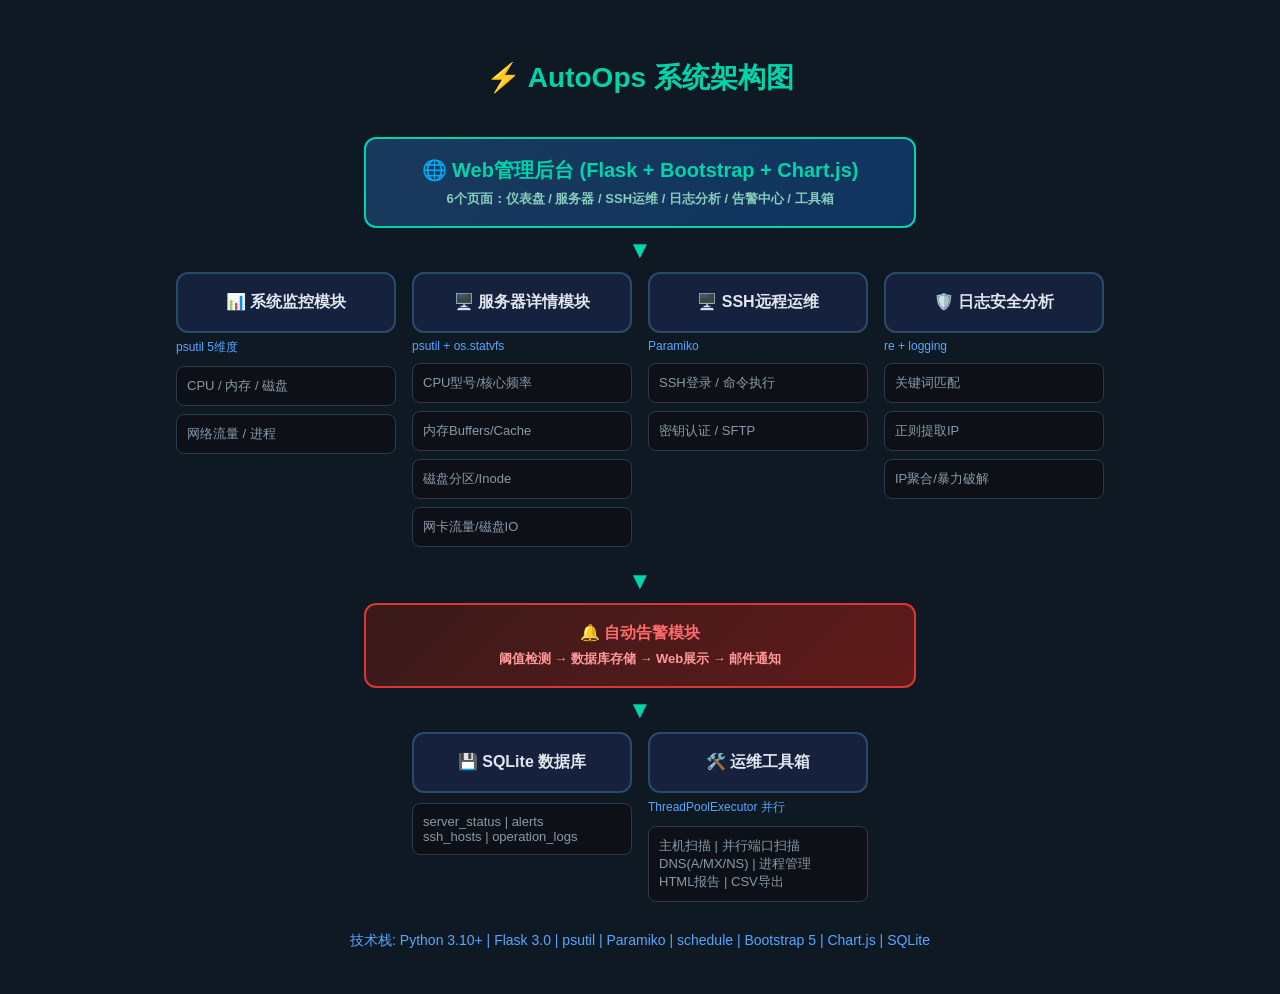
<file: docs/架构图.html>
<!DOCTYPE html>
<html><head><meta charset="UTF-8">
<title>AutoOps 系统架构图</title>
<style>
body { background: #0f1923; color: #e0e6ed; font-family: "Microsoft YaHei", sans-serif; margin: 0; padding: 40px; display: flex; justify-content: center; }
.arch { max-width: 1100px; width: 100%; }
h1 { text-align: center; color: #00d4aa; font-size: 28px; margin-bottom: 40px; }
.box { border-radius: 12px; padding: 18px 24px; text-align: center; font-weight: 600; position: relative; }
.main-box { background: linear-gradient(135deg, #1a3a5c, #0f3460); border: 2px solid #00d4aa; font-size: 20px; color: #00d4aa; }
.module-box { background: #16213e; border: 2px solid #2a4a6a; font-size: 16px; color: #e0e6ed; }
.sub-box { background: #0d1117; border: 1px solid #2a3a4a; font-size: 13px; color: #8899aa; padding: 10px; border-radius: 8px; }
.alert-box { background: linear-gradient(135deg, #3a1a1a, #601a1a); border: 2px solid #da3633; font-size: 16px; color: #ff6b6b; }
.row { display: flex; gap: 16px; margin-bottom: 20px; justify-content: center; }
.col { flex: 1; max-width: 220px; }
.arrow { text-align: center; font-size: 24px; color: #00d4aa; margin: 8px 0; }
.tech { font-size: 12px; color: #58a6ff; margin-top: 6px; }
.label { font-size: 12px; color: #8899aa; text-align: center; margin: 4px 0; }
</style></head><body>
<div class="arch">
<h1>⚡ AutoOps 系统架构图</h1>

<div class="box main-box" style="max-width:500px;margin:0 auto">
    🌐 Web管理后台 (Flask + Bootstrap + Chart.js)
    <div style="font-size:13px;color:#88ccbb;margin-top:6px">6个页面：仪表盘 / 服务器 / SSH运维 / 日志分析 / 告警中心 / 工具箱</div>
</div>

<div class="arrow">▼</div>

<div class="row">
    <div class="col">
        <div class="box module-box">📊 系统监控模块</div>
        <div class="tech">psutil 5维度</div>
        <div style="margin-top:10px">
            <div class="sub-box">CPU / 内存 / 磁盘</div>
            <div class="sub-box" style="margin-top:8px">网络流量 / 进程</div>
        </div>
    </div>
    <div class="col">
        <div class="box module-box">🖥️ 服务器详情模块</div>
        <div class="tech">psutil + os.statvfs</div>
        <div style="margin-top:10px">
            <div class="sub-box">CPU型号/核心频率</div>
            <div class="sub-box" style="margin-top:8px">内存Buffers/Cache</div>
            <div class="sub-box" style="margin-top:8px">磁盘分区/Inode</div>
            <div class="sub-box" style="margin-top:8px">网卡流量/磁盘IO</div>
        </div>
    </div>
    <div class="col">
        <div class="box module-box">🖥️ SSH远程运维</div>
        <div class="tech">Paramiko</div>
        <div style="margin-top:10px">
            <div class="sub-box">SSH登录 / 命令执行</div>
            <div class="sub-box" style="margin-top:8px">密钥认证 / SFTP</div>
        </div>
    </div>
    <div class="col">
        <div class="box module-box">🛡️ 日志安全分析</div>
        <div class="tech">re + logging</div>
        <div style="margin-top:10px">
            <div class="sub-box">关键词匹配</div>
            <div class="sub-box" style="margin-top:8px">正则提取IP</div>
            <div class="sub-box" style="margin-top:8px">IP聚合/暴力破解</div>
        </div>
    </div>
</div>

<div class="arrow">▼</div>

<div class="box alert-box" style="max-width:500px;margin:0 auto">
    🔔 自动告警模块
    <div style="font-size:13px;color:#ff9999;margin-top:6px">阈值检测 → 数据库存储 → Web展示 → 邮件通知</div>
</div>

<div class="arrow">▼</div>

<div class="row">
    <div class="col">
        <div class="box module-box">💾 SQLite 数据库</div>
        <div class="sub-box" style="margin-top:10px">server_status | alerts<br>ssh_hosts | operation_logs</div>
    </div>
    <div class="col">
        <div class="box module-box">🛠️ 运维工具箱</div>
        <div class="tech">ThreadPoolExecutor 并行</div>
        <div class="sub-box" style="margin-top:10px">主机扫描 | 并行端口扫描<br>DNS(A/MX/NS) | 进程管理<br>HTML报告 | CSV导出</div>
    </div>
</div>

<div class="label" style="margin-top:30px;font-size:14px;color:#58a6ff">
    技术栈: Python 3.10+ | Flask 3.0 | psutil | Paramiko | schedule | Bootstrap 5 | Chart.js | SQLite
</div>
</div>
</body></html>
</file>
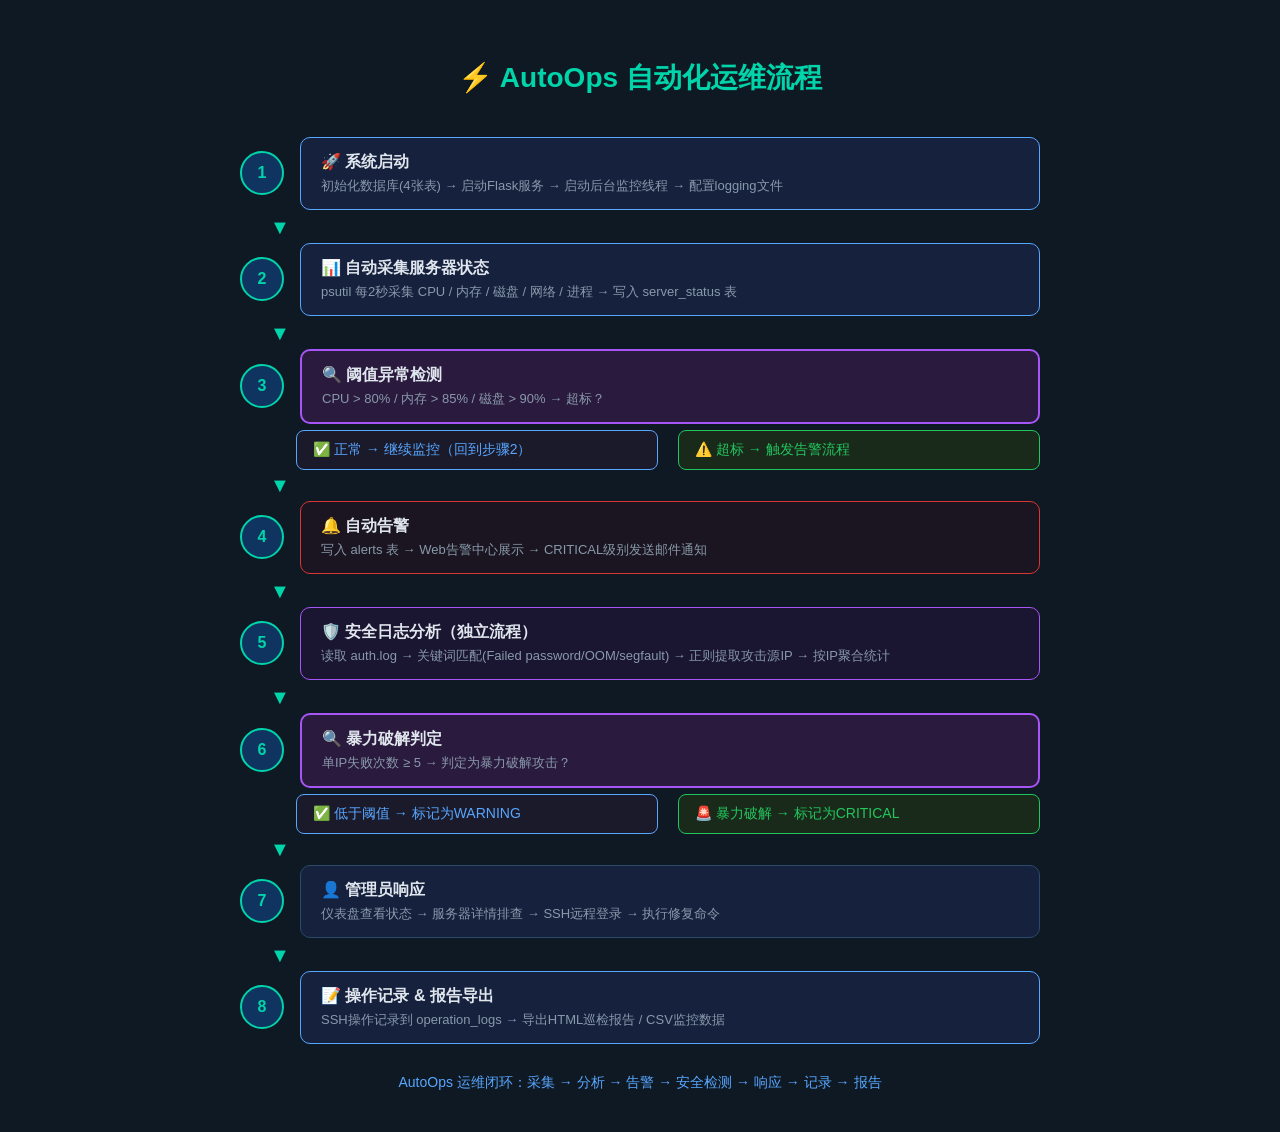
<file: docs/流程图.html>
<!DOCTYPE html>
<html><head><meta charset="UTF-8">
<title>AutoOps 自动化运维流程图</title>
<style>
body { background: #0f1923; color: #e0e6ed; font-family: "Microsoft YaHei", sans-serif; margin: 0; padding: 40px; display: flex; justify-content: center; }
.flow { max-width: 800px; width: 100%; }
h1 { text-align: center; color: #00d4aa; font-size: 28px; margin-bottom: 40px; }
.step { display: flex; align-items: center; margin-bottom: 6px; }
.step-num { width: 40px; height: 40px; border-radius: 50%; background: #0f3460; border: 2px solid #00d4aa; display: flex; align-items: center; justify-content: center; font-weight: 700; color: #00d4aa; font-size: 16px; flex-shrink: 0; }
.step-box { flex: 1; margin-left: 16px; background: #16213e; border-radius: 10px; padding: 14px 20px; border: 1px solid #2a4a6a; }
.step-box.alert { border-color: #da3633; background: #1a1520; }
.step-box.action { border-color: #58a6ff; }
.step-box.security { border-color: #a855f7; background: #1a1530; }
.step-title { font-weight: 600; font-size: 16px; color: #e0e6ed; }
.step-desc { font-size: 13px; color: #8899aa; margin-top: 4px; }
.arrow-down { text-align: center; font-size: 20px; color: #00d4aa; margin: 4px 0 4px 20px; width: 40px; }
.decision { background: #2a1a3e; border: 2px solid #a855f7; border-radius: 10px; padding: 14px 20px; margin-left: 16px; flex: 1; }
.decision-title { font-weight: 600; color: #a855f7; font-size: 15px; }
.branch { display: flex; gap: 20px; margin-left: 56px; margin-top: 6px; }
.branch-yes, .branch-no { flex: 1; padding: 10px 16px; border-radius: 8px; font-size: 14px; }
.branch-yes { background: #1a2a1a; border: 1px solid #22c55e; color: #22c55e; }
.branch-no { background: #1a1a2a; border: 1px solid #58a6ff; color: #58a6ff; }
.footer { text-align: center; margin-top: 30px; color: #58a6ff; font-size: 14px; }
</style></head><body>
<div class="flow">
<h1>⚡ AutoOps 自动化运维流程</h1>

<div class="step">
    <div class="step-num">1</div>
    <div class="step-box action">
        <div class="step-title">🚀 系统启动</div>
        <div class="step-desc">初始化数据库(4张表) → 启动Flask服务 → 启动后台监控线程 → 配置logging文件</div>
    </div>
</div>
<div class="arrow-down">▼</div>

<div class="step">
    <div class="step-num">2</div>
    <div class="step-box action">
        <div class="step-title">📊 自动采集服务器状态</div>
        <div class="step-desc">psutil 每2秒采集 CPU / 内存 / 磁盘 / 网络 / 进程 → 写入 server_status 表</div>
    </div>
</div>
<div class="arrow-down">▼</div>

<div class="step">
    <div class="step-num">3</div>
    <div class="decision">
        <div class="step-title">🔍 阈值异常检测</div>
        <div class="step-desc">CPU > 80% / 内存 > 85% / 磁盘 > 90% → 超标？</div>
    </div>
</div>
<div class="branch">
    <div class="branch-no">✅ 正常 → 继续监控（回到步骤2）</div>
    <div class="branch-yes">⚠️ 超标 → 触发告警流程</div>
</div>
<div class="arrow-down">▼</div>

<div class="step">
    <div class="step-num">4</div>
    <div class="step-box alert">
        <div class="step-title">🔔 自动告警</div>
        <div class="step-desc">写入 alerts 表 → Web告警中心展示 → CRITICAL级别发送邮件通知</div>
    </div>
</div>
<div class="arrow-down">▼</div>

<div class="step">
    <div class="step-num">5</div>
    <div class="step-box security">
        <div class="step-title">🛡️ 安全日志分析（独立流程）</div>
        <div class="step-desc">读取 auth.log → 关键词匹配(Failed password/OOM/segfault) → 正则提取攻击源IP → 按IP聚合统计</div>
    </div>
</div>
<div class="arrow-down">▼</div>

<div class="step">
    <div class="step-num">6</div>
    <div class="decision">
        <div class="step-title">🔍 暴力破解判定</div>
        <div class="step-desc">单IP失败次数 ≥ 5 → 判定为暴力破解攻击？</div>
    </div>
</div>
<div class="branch">
    <div class="branch-no">✅ 低于阈值 → 标记为WARNING</div>
    <div class="branch-yes">🚨 暴力破解 → 标记为CRITICAL</div>
</div>
<div class="arrow-down">▼</div>

<div class="step">
    <div class="step-num">7</div>
    <div class="step-box">
        <div class="step-title">👤 管理员响应</div>
        <div class="step-desc">仪表盘查看状态 → 服务器详情排查 → SSH远程登录 → 执行修复命令</div>
    </div>
</div>
<div class="arrow-down">▼</div>

<div class="step">
    <div class="step-num">8</div>
    <div class="step-box action">
        <div class="step-title">📝 操作记录 & 报告导出</div>
        <div class="step-desc">SSH操作记录到 operation_logs → 导出HTML巡检报告 / CSV监控数据</div>
    </div>
</div>

<div class="footer">
    AutoOps 运维闭环：采集 → 分析 → 告警 → 安全检测 → 响应 → 记录 → 报告
</div>
</div>
</body></html>
</file>
